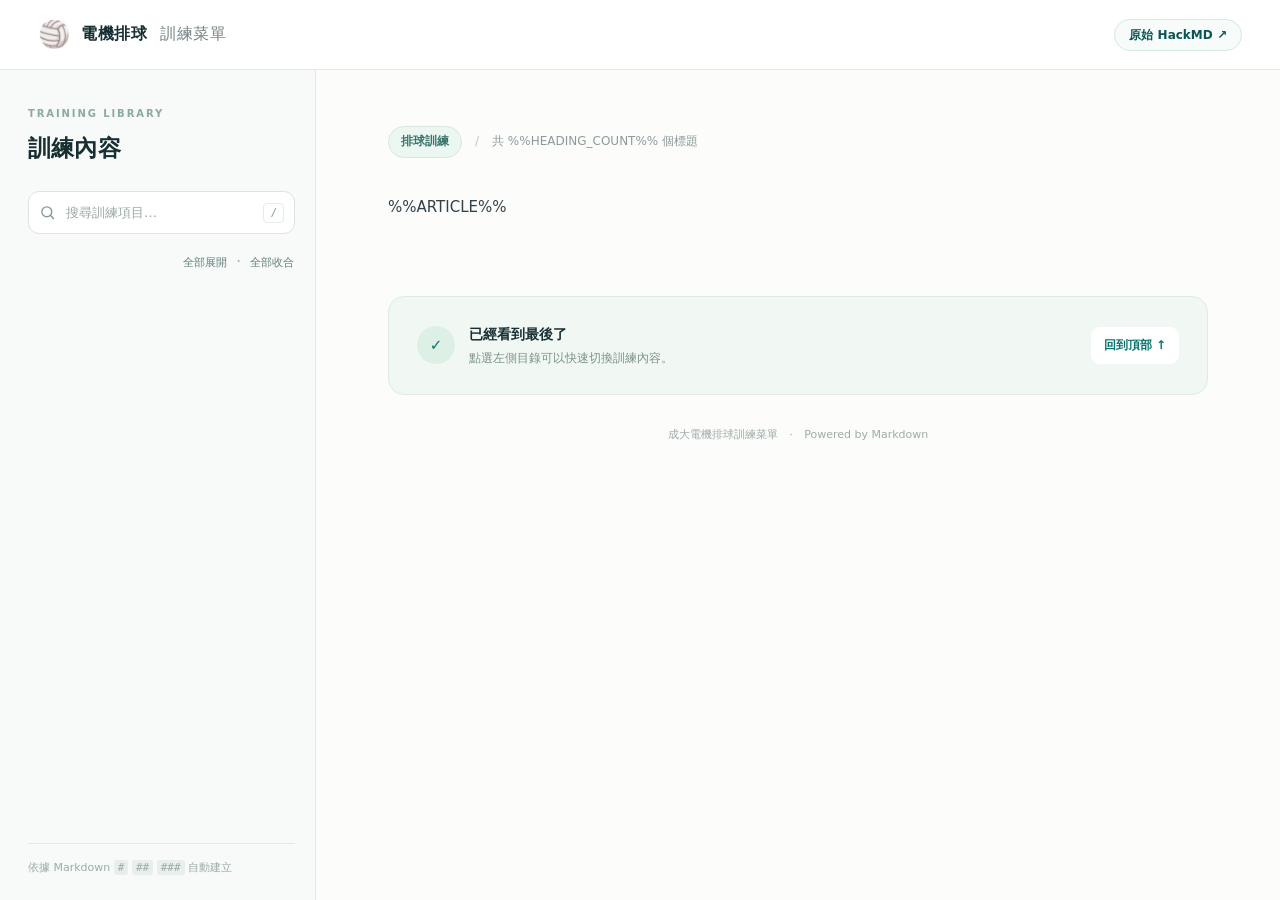
<file: template.html>
<!DOCTYPE html>
<html lang="zh-Hant">
<head>
  <meta charset="UTF-8" />
  <meta name="viewport" content="width=device-width, initial-scale=1" />
  <meta name="theme-color" content="#0c625f" />
  <meta name="description" content="成大電機排球訓練菜單：熱身、接球、舉球、扣球、發球、攔網與體能訓練。" />
  <title>%%TITLE%%</title>
  <link rel="stylesheet" href="style.css" />
  <script defer src="app.js"></script>
</head>
<body data-demo="%%DEMO%%">
  <header class="topbar">
    <div class="topbar-brand">
      <button class="mobile-menu icon-button" id="open-sidebar" type="button" aria-label="開啟側邊目錄" aria-expanded="false">
        <svg viewBox="0 0 24 24" fill="none" stroke="currentColor" stroke-width="2" stroke-linecap="round"><path d="M4 6h16M4 12h16M4 18h16"/></svg>
      </button>
      <span class="logo" aria-hidden="true">🏐</span>
      <span class="brand-title">電機排球 <span>訓練菜單</span></span>
    </div>
    <div class="topbar-actions">
      <a class="source-link" href="https://hackmd.io/zf8AQK5NRiyvSDtbye4XTQ" target="_blank" rel="noopener noreferrer">原始 HackMD <span aria-hidden="true">↗</span></a>
    </div>
  </header>
  <div id="overlay" class="overlay" hidden></div>
  <div class="layout">
    <aside class="sidebar" id="sidebar" aria-label="文章目錄">
      <div class="sidebar-inner">
        <div class="sidebar-topline">
          <div class="eyebrow">TRAINING LIBRARY</div>
          <button class="icon-button close-sidebar" id="close-sidebar" type="button" aria-label="關閉目錄">✕</button>
        </div>
        <div class="sidebar-title">訓練內容</div>
        <label class="search-box">
          <svg viewBox="0 0 24 24" fill="none" stroke="currentColor" stroke-width="2" aria-hidden="true"><circle cx="11" cy="11" r="7"/><path d="m16 16 5 5"/></svg>
          <input type="search" id="toc-search" placeholder="搜尋訓練項目…" autocomplete="off" aria-label="搜尋標題" />
          <kbd>/</kbd>
        </label>
        <div class="toc-controls">
          <button type="button" id="expand-all">全部展開</button>
          <span aria-hidden="true">·</span>
          <button type="button" id="collapse-all">全部收合</button>
        </div>
        <nav id="toc" class="toc" aria-label="自動產生的三級目錄"></nav>
        <p class="no-matches" id="no-matches" hidden>沒有符合的訓練標題</p>
        <div class="sidebar-bottom">依據 Markdown <code>#</code> <code>##</code> <code>###</code> 自動建立</div>
      </div>
    </aside>
    <main id="main" class="main">
      <div class="document-meta"><span class="meta-pill">排球訓練</span><span class="meta-divider">/</span><span>共 %%HEADING_COUNT%% 個標題</span><span class="demo-note" id="demo-note">範例預覽，正式部署會同步完整 HackMD</span></div>
      <article id="article" class="article">
        %%ARTICLE%%
      </article>
      <div class="end-card">
        <div class="end-card-icon">✓</div>
        <div><strong>已經看到最後了</strong><p>點選左側目錄可以快速切換訓練內容。</p></div>
        <button id="back-top" type="button">回到頂部 ↑</button>
      </div>
      <footer class="footer">成大電機排球訓練菜單 <span>·</span> Powered by Markdown</footer>
    </main>
  </div>
</body>
</html>
</file>
<file: style.css>
:root { --bg:#fcfcfa; --paper:#fff; --ink:#172e32; --muted:#718087; --line:#e4e9e7; --teal:#08746d; --teal-dark:#0b5654; --teal-light:#e8f4f0; --sidebar:#f7faf8; --shadow:0 12px 34px rgba(27,57,56,.08); }
*{box-sizing:border-box}html{scroll-behavior:smooth;scroll-padding-top:88px}body{margin:0;background:var(--bg);color:var(--ink);font-family:Inter,"Noto Sans TC","Microsoft JhengHei",system-ui,-apple-system,sans-serif;font-size:15px;line-height:1.8}
button,input{font:inherit}button{cursor:pointer}a{color:var(--teal)}
.topbar{position:fixed;z-index:30;top:0;left:0;right:0;height:70px;display:flex;justify-content:space-between;align-items:center;background:rgba(255,255,255,.96);border-bottom:1px solid var(--line);padding:0 38px;backdrop-filter:blur(10px)}
.topbar-brand{display:flex;align-items:center;gap:11px}.logo{font-size:26px;line-height:1}.brand-title{font-size:16px;letter-spacing:.035em;font-weight:800}.brand-title span{font-weight:500;color:#748283;padding-left:7px}.source-link{text-decoration:none;font-size:12px;font-weight:700;color:var(--teal-dark);border:1px solid #d3e9e2;border-radius:100px;padding:8px 14px;background:#f7fcfa}.source-link:hover{background:var(--teal-light)}
.layout{display:flex;min-height:100vh;padding-top:70px}.sidebar{flex:0 0 316px;width:316px;height:calc(100vh - 70px);position:sticky;top:70px;border-right:1px solid var(--line);background:var(--sidebar)}.sidebar-inner{height:100%;overflow-y:auto;padding:35px 20px 22px 28px;display:flex;flex-direction:column}.sidebar-topline{display:flex;justify-content:space-between;align-items:center}.eyebrow{font-size:10px;font-weight:800;letter-spacing:.19em;color:#8ca9a2}.sidebar-title{font-size:23px;letter-spacing:.01em;font-weight:800;margin:5px 0 22px}
.search-box{position:relative;display:flex;align-items:center;border:1px solid #dbe4e1;background:white;border-radius:11px;padding:0 10px;height:43px;gap:8px;transition:border-color .15s,box-shadow .15s}.search-box:focus-within{border-color:#67aaa2;box-shadow:0 0 0 3px #dbeee9}.search-box svg{width:17px;height:17px;flex-shrink:0;color:#849d9a}.search-box input{flex:1;min-width:0;border:0;outline:0;background:transparent;font-size:13px;color:var(--ink)}.search-box input::placeholder{color:#9aa8a6}.search-box kbd{font-size:11px;color:#889a95;border:1px solid #e5ece9;border-radius:4px;line-height:18px;padding:0 6px}
.toc-controls{display:flex;gap:9px;align-items:center;justify-content:flex-end;margin:15px 1px 12px;color:#a3b1ad}.toc-controls button{border:0;padding:2px 0;background:none;color:#63817d;font-size:11px}.toc-controls button:hover{color:var(--teal);text-decoration:underline}
.toc{flex:1}.toc ul{margin:0;padding:0;list-style:none}.toc li{list-style:none;margin:1px 0}.toc-node{display:flex;align-items:center;gap:1px;min-height:35px;border-radius:8px;padding-right:2px}.toc-node:hover{background:#eaf3ef}.toc a{display:block;flex:1;min-width:0;text-decoration:none;color:#536765;font-size:13px;line-height:1.5;padding:7px 6px 7px 3px;white-space:normal;overflow-wrap:anywhere}.toc a:hover{color:var(--teal-dark)}.toc li.active>.toc-node{background:#e1f1eb}.toc li.active>.toc-node a{color:var(--teal-dark);font-weight:800}.toc-caret{width:26px;height:29px;border:none;background:transparent;display:inline-grid;place-items:center;color:#7b928c;flex:0 0 26px;border-radius:5px}.toc-caret:hover{color:var(--teal);background:#d3e8df}.toc-caret svg{width:13px;height:13px;transition:transform .17s}.toc-caret[aria-expanded="true"] svg{transform:rotate(90deg)}.toc-caret.empty{pointer-events:none;color:transparent}.toc-children{border-left:1px solid #d7e8e2;margin:0 0 7px 12px !important;padding-left:9px !important}.toc-children[hidden],.toc li[hidden]{display:none!important}.toc-level-1>.toc-node>a{font-size:13px;font-weight:800;color:#253e3c}.toc-level-2>.toc-node>a{font-weight:700;color:#415b56}.toc-level-3>.toc-node>a{font-size:12.5px}.no-matches{font-size:13px;text-align:center;color:#8d9d99;padding:15px}.sidebar-bottom{border-top:1px solid var(--line);font-size:11px;line-height:1.7;color:#9daba8;margin-top:20px;padding-top:15px}.sidebar-bottom code{font-size:11px;border-radius:3px;background:#e8eee9;padding:1px 4px}
.main{flex:1;min-width:0;max-width:1080px;margin:0 auto;padding:56px 72px 70px}.document-meta{display:flex;align-items:center;flex-wrap:wrap;gap:13px;color:#8b9b9b;font-size:12px;margin-bottom:35px}.meta-pill{border:1px solid #d7e8e2;color:#38756b;background:#edf7f1;padding:4px 12px;border-radius:30px;font-weight:750}.meta-divider{color:#bcc9c5}.demo-note{font-size:11px;color:#a26635;background:#fff3d8;border-radius:5px;padding:2px 8px}body:not([data-demo="true"]) .demo-note{display:none}
.article{font-size:15px;line-height:1.9;color:#324047;overflow-wrap:anywhere}.article h1,.article h2,.article h3{color:#173b3d;line-height:1.4;scroll-margin-top:100px}.article h1{font-size:36px;font-weight:850;letter-spacing:.035em;margin:0 0 36px;padding:0 0 23px;border-bottom:1px solid #d8e5df}.article h2{font-size:26px;font-weight:800;margin:62px 0 20px;padding-bottom:10px;border-bottom:1px solid var(--line)}.article h2:before{content:"";display:inline-block;width:6px;height:25px;background:#168a7e;border-radius:10px;vertical-align:-4px;margin-right:12px}.article h3{font-size:19px;font-weight:780;margin:36px 0 12px}.article h3:before{content:"#";font-size:13px;font-weight:800;color:#4dac9c;margin-right:8px;vertical-align:2px}.article p{margin:10px 0 16px}.article ul,.article ol{padding-left:28px;margin:9px 0 20px}.article li{margin-bottom:5px}.article strong{color:#163e40}.article a{text-underline-offset:3px}.article img{display:block;max-width:100%;height:auto;border-radius:12px;box-shadow:0 5px 18px rgba(16,48,48,.08);margin:20px 0}.article blockquote{border-left:4px solid #71b8aa;color:#586b67;padding:12px 18px;background:#f2f9f6;margin:24px 0;border-radius:0 9px 9px 0}.article hr{border:0;border-top:1px solid var(--line);margin:32px 0}.article table{display:block;overflow-x:auto;border-collapse:collapse;max-width:100%}.article td,.article th{border:1px solid #dce7e3;padding:7px 13px}.article th{background:#edf6f1}.article code{background:#f0f4f2;border-radius:4px;padding:2px 6px;font-size:.91em}.article pre{background:#162e34;color:#eef7f3;overflow:auto;padding:18px;border-radius:12px}.article pre code{background:transparent;color:inherit;padding:0}.article h4{font-size:17px;margin:24px 0 10px}
.end-card{display:flex;align-items:center;gap:14px;margin-top:75px;padding:24px 28px;background:#f1f8f4;border:1px solid #dcece5;border-radius:16px}.end-card-icon{width:38px;height:38px;display:grid;place-items:center;background:#ddf0e5;color:var(--teal);border-radius:50%;font-weight:900}.end-card strong{font-size:14px}.end-card p{margin:0;color:#7c918a;font-size:12px}.end-card button{margin-left:auto;border:0;background:#fff;border-radius:9px;padding:8px 13px;color:var(--teal);font-size:12px;font-weight:700}.footer{padding-top:30px;text-align:center;color:#9cacaa;font-size:11px}.footer span{margin:0 8px}
.icon-button{display:none;width:35px;height:35px;align-items:center;justify-content:center;border:0;border-radius:9px;background:transparent;color:#335b5d;font-size:20px}.icon-button svg{width:23px;height:23px}.overlay{display:none}
@media(max-width:1100px){.main{padding:45px 42px}.sidebar{flex-basis:292px;width:292px}.sidebar-inner{padding-left:20px}}
@media(max-width:800px){.topbar{height:64px;padding:0 17px}.brand-title{font-size:14px}.topbar .source-link{padding:7px 10px;font-size:11px}.mobile-menu{display:inline-flex}.sidebar{position:fixed;z-index:60;top:0;bottom:0;left:0;width:min(85vw,340px);height:100vh;transform:translateX(-104%);transition:transform .22s ease;box-shadow:var(--shadow)}.sidebar.open{transform:translateX(0)}.sidebar-inner{padding-top:32px}.close-sidebar{display:inline-flex}.overlay:not([hidden]){display:block;position:fixed;inset:0;background:rgba(18,31,34,.46);z-index:50}.layout{padding-top:64px}.main{padding:35px 22px 65px;width:100%}.article h1{font-size:29px;margin-bottom:25px}.article h2{font-size:23px;margin-top:42px}.article h3{font-size:18px}.article{font-size:14px}.end-card{padding:16px;flex-wrap:wrap}.end-card button{margin-left:0}.document-meta{margin-bottom:25px}}
@media(prefers-reduced-motion:reduce){html{scroll-behavior:auto}*,*:before,*:after{transition:none!important}}
@media print{.topbar,.sidebar,.overlay,.document-meta,.end-card,.footer{display:none!important}.layout{padding-top:0}.main{padding:0;max-width:100%}.article h1{font-size:24pt}}
</file>
